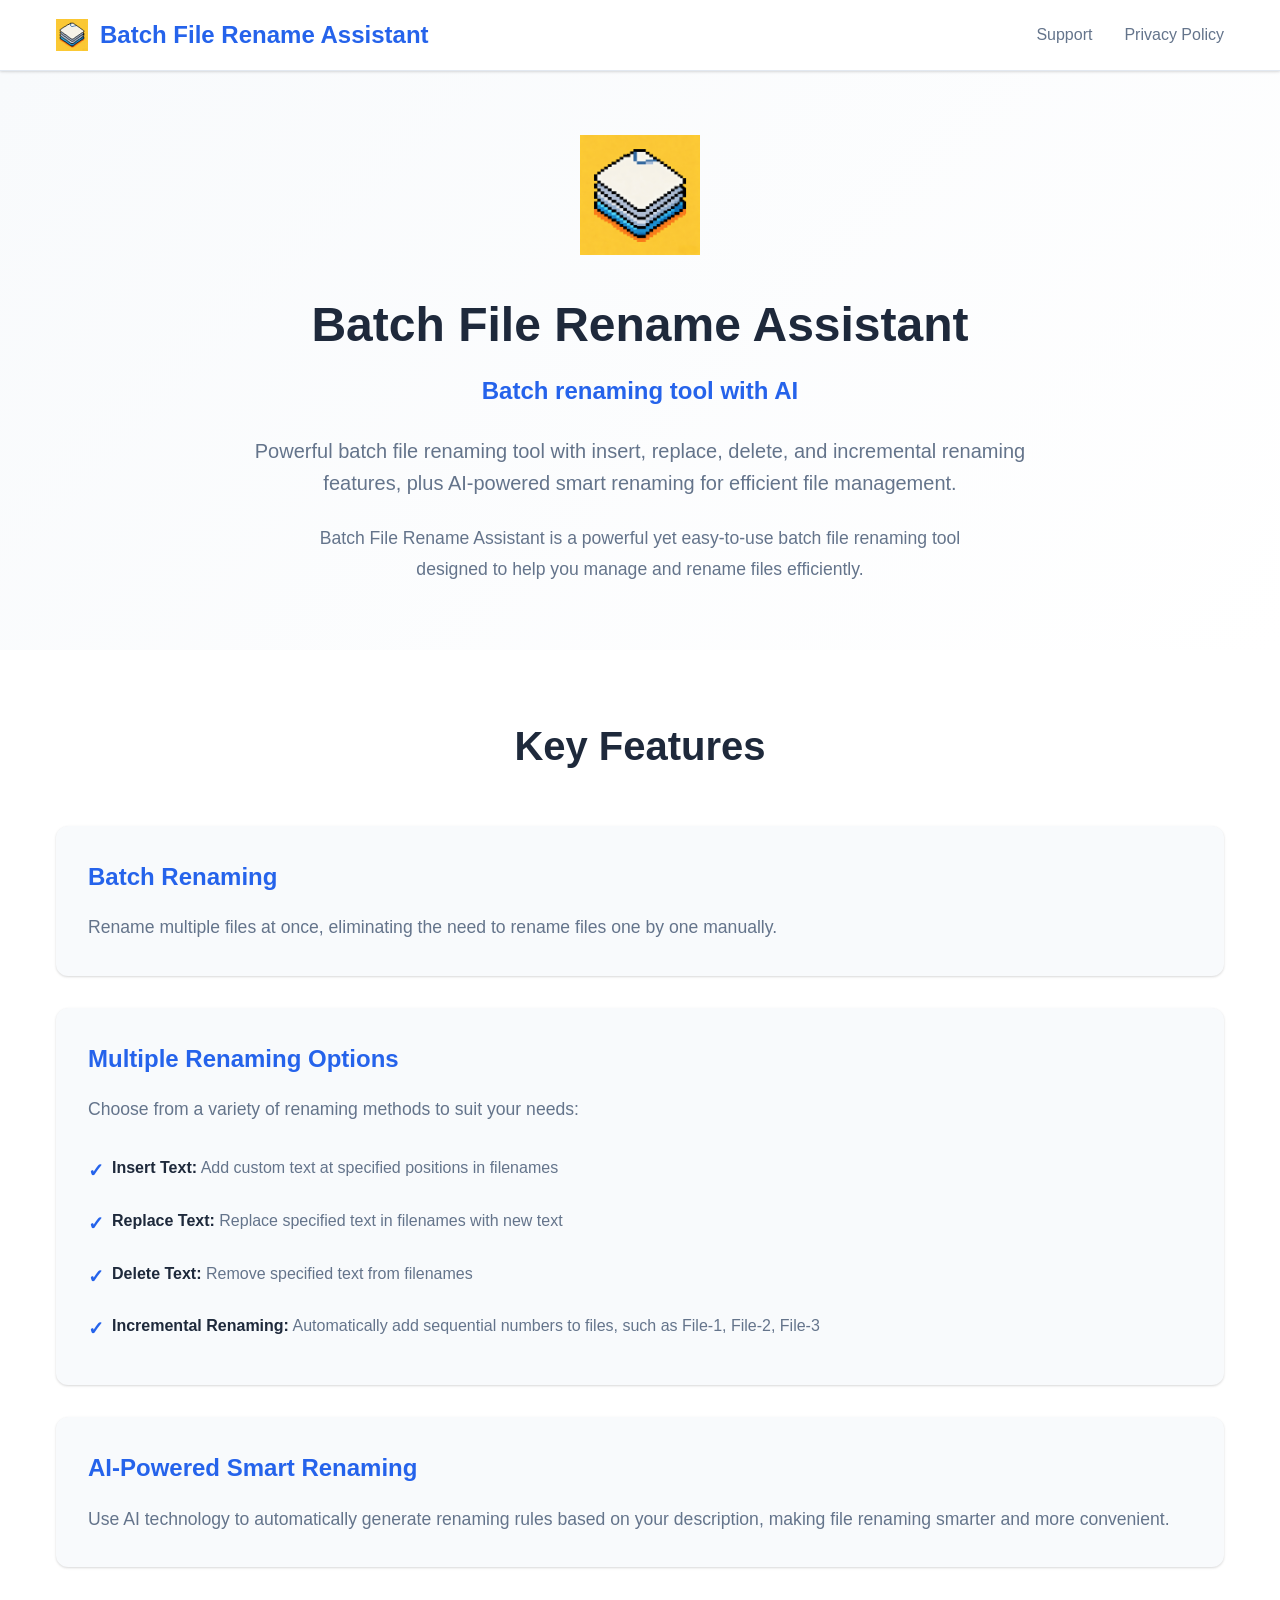
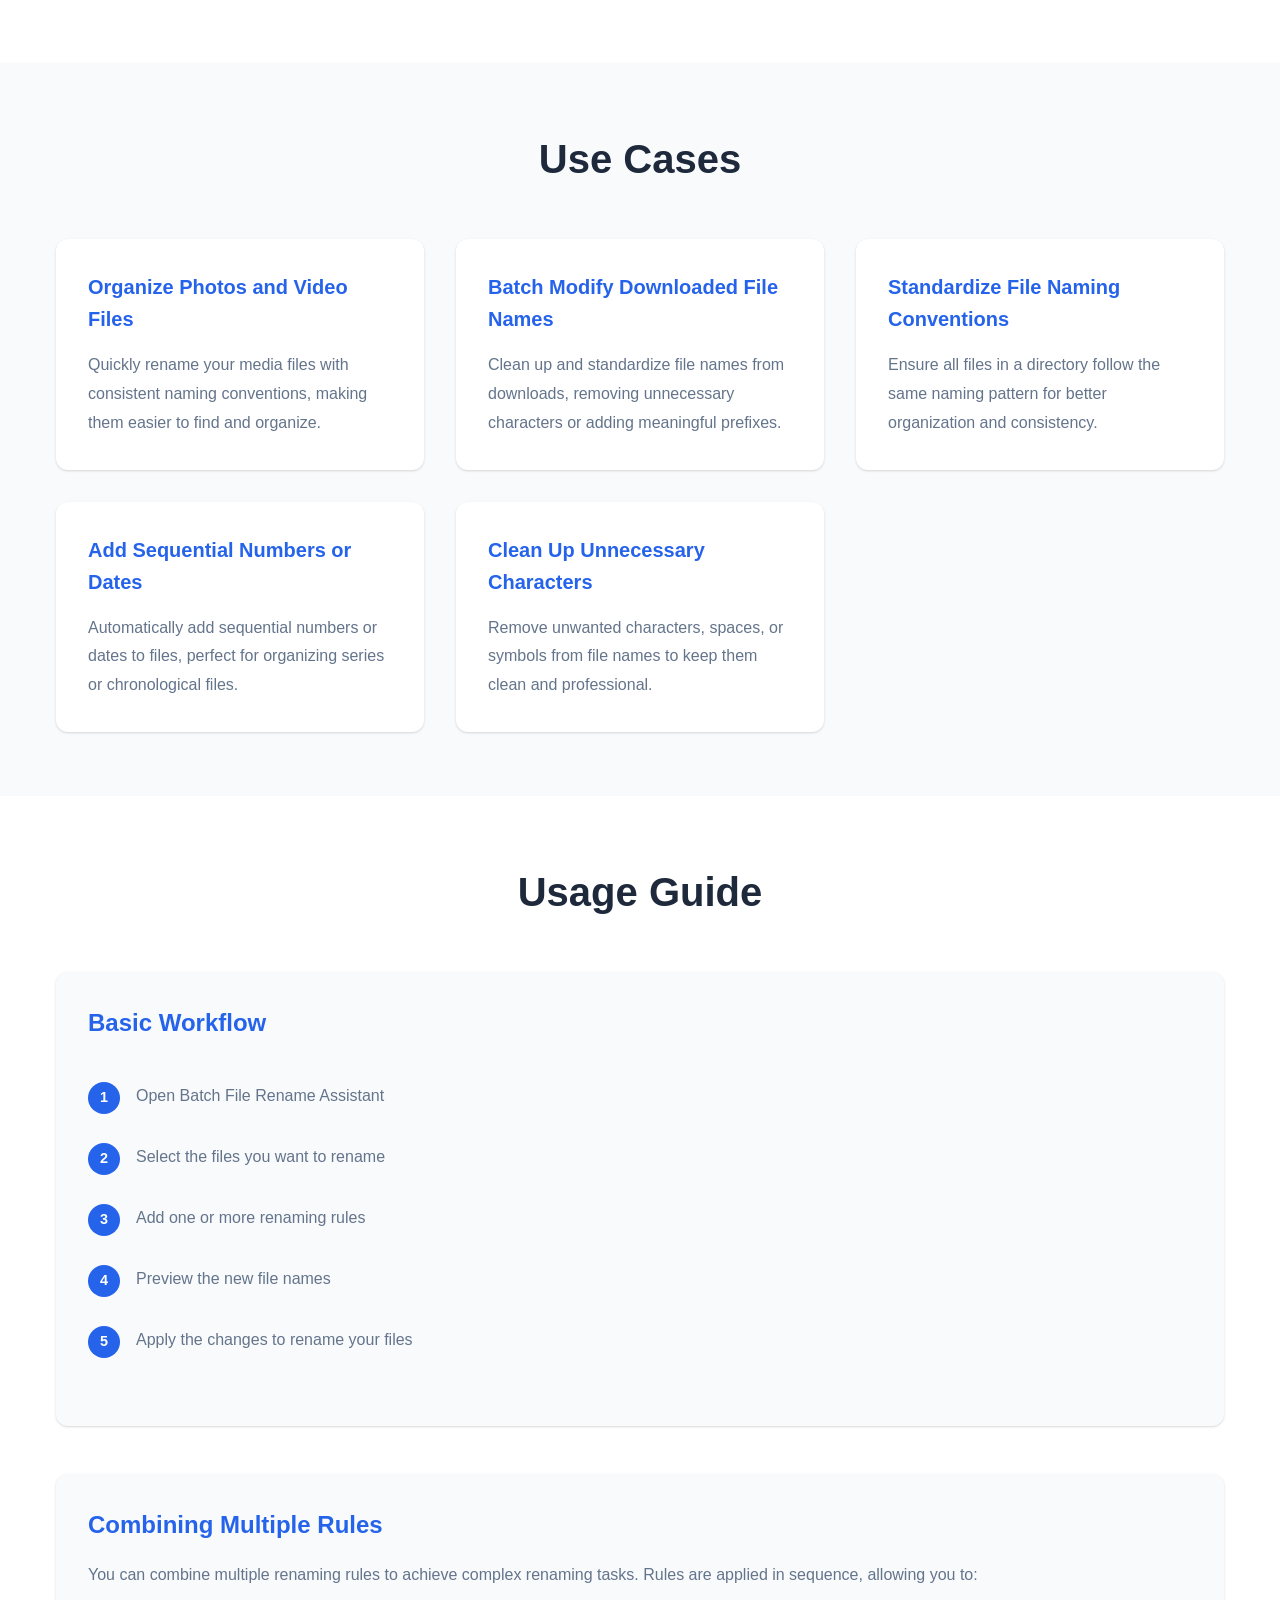
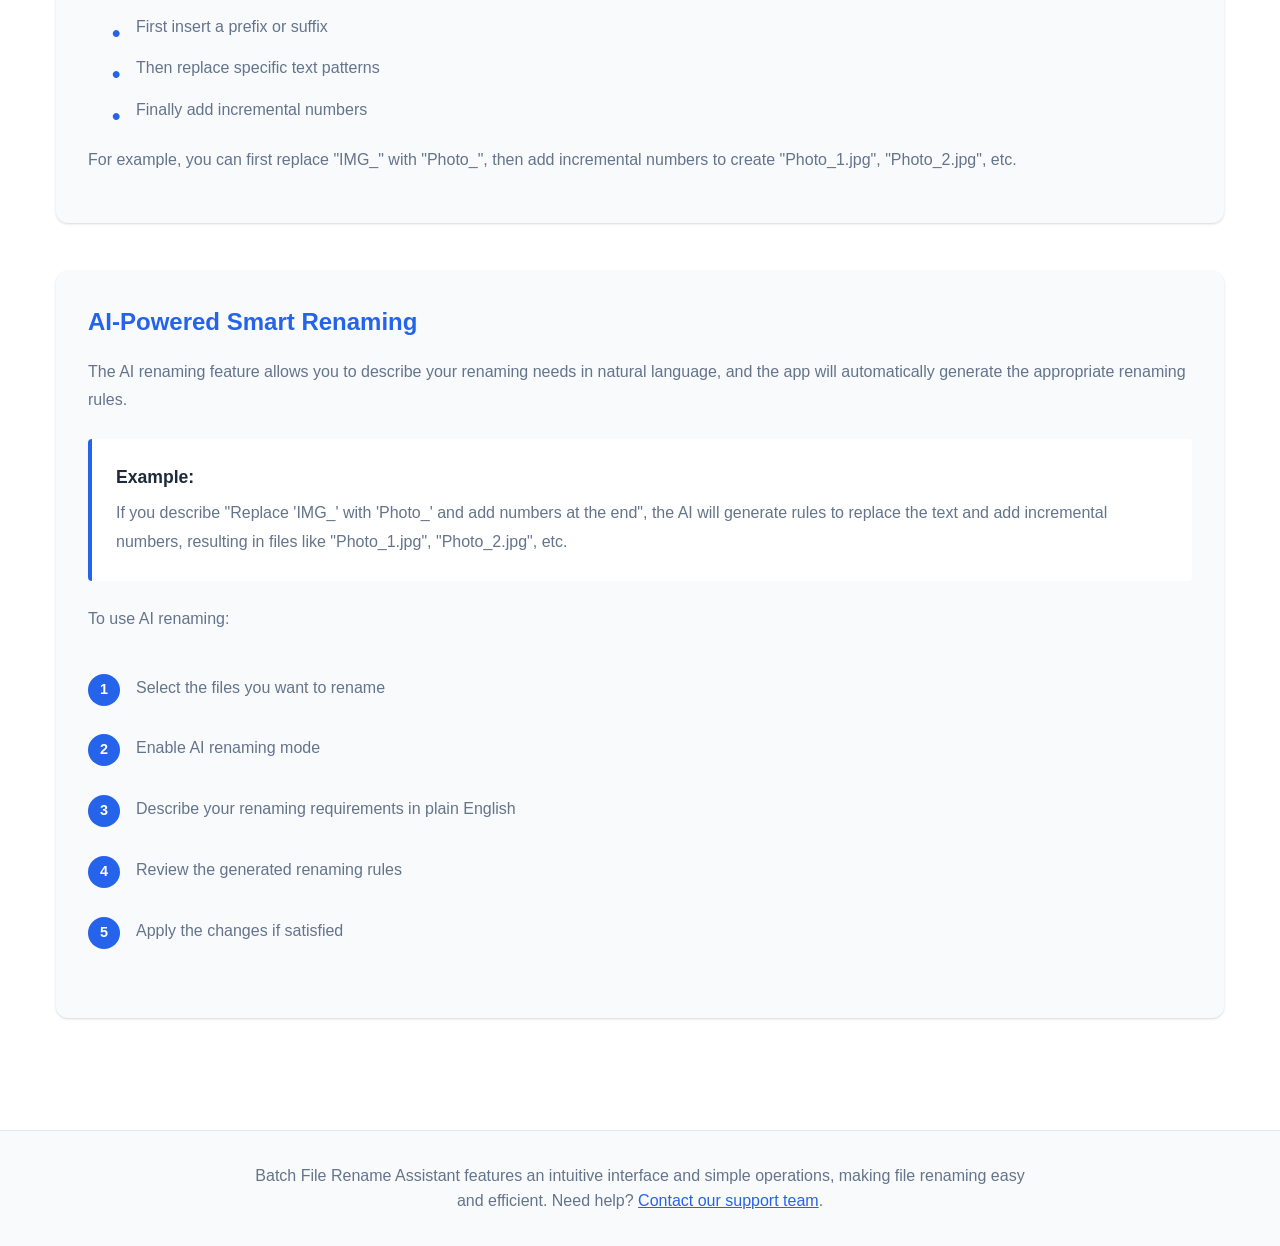
<file: website/index.html>
<!DOCTYPE html>
<html lang="en">

<head>
    <meta charset="UTF-8">
    <meta name="viewport" content="width=device-width, initial-scale=1.0">
    <meta name="description"
        content="Batch File Rename Assistant - Powerful batch file renaming tool with AI-powered smart renaming features">
    <title>Batch File Rename Assistant - Support & Documentation</title>
    <link rel="icon" type="image/png" href="app-icon.png">
    <link rel="stylesheet" href="styles.css">
</head>

<body>
    <header>
        <nav class="navbar">
            <div class="container">
                <h1 class="logo">
                    <img src="app-icon.png" alt="Batch File Rename Assistant" class="logo-icon">
                    Batch File Rename Assistant
                </h1>
                <ul class="nav-links">
                    <li><a href="support.html">Support</a></li>
                    <li><a href="privacy-policy.html">Privacy Policy</a></li>
                </ul>
            </div>
        </nav>
    </header>

    <main>
        <section id="overview" class="hero">
            <div class="container">
                <img src="app-icon.png" alt="Batch File Rename Assistant" class="hero-icon">
                <h1 class="hero-title">Batch File Rename Assistant</h1>
                <p class="hero-subtitle">Batch renaming tool with AI</p>
                <p class="hero-description">
                    Powerful batch file renaming tool with insert, replace, delete, and incremental renaming features,
                    plus AI-powered smart renaming for efficient file management.
                </p>
                <p class="hero-intro">
                    Batch File Rename Assistant is a powerful yet easy-to-use batch file renaming tool designed to help
                    you manage and rename files efficiently.
                </p>
            </div>
        </section>

        <section id="features" class="features">
            <div class="container">
                <h2>Key Features</h2>

                <div class="feature-card">
                    <h3>Batch Renaming</h3>
                    <p>Rename multiple files at once, eliminating the need to rename files one by one manually.</p>
                </div>

                <div class="feature-card">
                    <h3>Multiple Renaming Options</h3>
                    <p>Choose from a variety of renaming methods to suit your needs:</p>
                    <ul class="feature-list">
                        <li><strong>Insert Text:</strong> Add custom text at specified positions in filenames</li>
                        <li><strong>Replace Text:</strong> Replace specified text in filenames with new text</li>
                        <li><strong>Delete Text:</strong> Remove specified text from filenames</li>
                        <li><strong>Incremental Renaming:</strong> Automatically add sequential numbers to files, such
                            as File-1, File-2, File-3</li>
                    </ul>
                </div>

                <div class="feature-card">
                    <h3>AI-Powered Smart Renaming</h3>
                    <p>Use AI technology to automatically generate renaming rules based on your description, making file
                        renaming smarter and more convenient.</p>
                </div>
            </div>
        </section>

        <section id="use-cases" class="use-cases">
            <div class="container">
                <h2>Use Cases</h2>
                <div class="use-cases-grid">
                    <div class="use-case-card">
                        <h3>Organize Photos and Video Files</h3>
                        <p>Quickly rename your media files with consistent naming conventions, making them easier to
                            find and organize.</p>
                    </div>
                    <div class="use-case-card">
                        <h3>Batch Modify Downloaded File Names</h3>
                        <p>Clean up and standardize file names from downloads, removing unnecessary characters or adding
                            meaningful prefixes.</p>
                    </div>
                    <div class="use-case-card">
                        <h3>Standardize File Naming Conventions</h3>
                        <p>Ensure all files in a directory follow the same naming pattern for better organization and
                            consistency.</p>
                    </div>
                    <div class="use-case-card">
                        <h3>Add Sequential Numbers or Dates</h3>
                        <p>Automatically add sequential numbers or dates to files, perfect for organizing series or
                            chronological files.</p>
                    </div>
                    <div class="use-case-card">
                        <h3>Clean Up Unnecessary Characters</h3>
                        <p>Remove unwanted characters, spaces, or symbols from file names to keep them clean and
                            professional.</p>
                    </div>
                </div>
            </div>
        </section>

        <section id="usage" class="usage">
            <div class="container">
                <h2>Usage Guide</h2>

                <div class="usage-section">
                    <h3>Basic Workflow</h3>
                    <ol class="usage-steps">
                        <li>Open Batch File Rename Assistant</li>
                        <li>Select the files you want to rename</li>
                        <li>Add one or more renaming rules</li>
                        <li>Preview the new file names</li>
                        <li>Apply the changes to rename your files</li>
                    </ol>
                </div>

                <div class="usage-section">
                    <h3>Combining Multiple Rules</h3>
                    <p>You can combine multiple renaming rules to achieve complex renaming tasks. Rules are applied in
                        sequence, allowing you to:</p>
                    <ul class="usage-list">
                        <li>First insert a prefix or suffix</li>
                        <li>Then replace specific text patterns</li>
                        <li>Finally add incremental numbers</li>
                    </ul>
                    <p>For example, you can first replace "IMG_" with "Photo_", then add incremental numbers to create
                        "Photo_1.jpg", "Photo_2.jpg", etc.</p>
                </div>

                <div class="usage-section">
                    <h3>AI-Powered Smart Renaming</h3>
                    <p>The AI renaming feature allows you to describe your renaming needs in natural language, and the
                        app will automatically generate the appropriate renaming rules.</p>
                    <div class="usage-example">
                        <h4>Example:</h4>
                        <p>If you describe "Replace 'IMG_' with 'Photo_' and add numbers at the end", the AI will
                            generate rules to replace the text and add incremental numbers, resulting in files like
                            "Photo_1.jpg", "Photo_2.jpg", etc.</p>
                    </div>
                    <p>To use AI renaming:</p>
                    <ol class="usage-steps">
                        <li>Select the files you want to rename</li>
                        <li>Enable AI renaming mode</li>
                        <li>Describe your renaming requirements in plain English</li>
                        <li>Review the generated renaming rules</li>
                        <li>Apply the changes if satisfied</li>
                    </ol>
                </div>
            </div>
        </section>
    </main>

    <footer>
        <div class="container">
            <p>Batch File Rename Assistant features an intuitive interface and simple operations, making file renaming
                easy and efficient. Need help? <a href="support.html" style="color: var(--primary-color);">Contact our
                    support team</a>.</p>
        </div>
    </footer>

    <script>
        // Smooth scrolling for anchor links
        document.querySelectorAll('a[href^="#"]').forEach(anchor => {
            anchor.addEventListener('click', function (e) {
                e.preventDefault();
                const target = document.querySelector(this.getAttribute('href'));
                if (target) {
                    target.scrollIntoView({
                        behavior: 'smooth',
                        block: 'start'
                    });
                }
            });
        });

        // Highlight active navigation item on scroll
        const sections = document.querySelectorAll('section[id]');
        const navLinks = document.querySelectorAll('.nav-links a');

        window.addEventListener('scroll', () => {
            let current = '';
            sections.forEach(section => {
                const sectionTop = section.offsetTop;
                const sectionHeight = section.clientHeight;
                if (window.pageYOffset >= sectionTop - 200) {
                    current = section.getAttribute('id');
                }
            });

            navLinks.forEach(link => {
                link.classList.remove('active');
                if (link.getAttribute('href') === `#${current}`) {
                    link.classList.add('active');
                }
            });
        });
    </script>
</body>

</html>
</file>
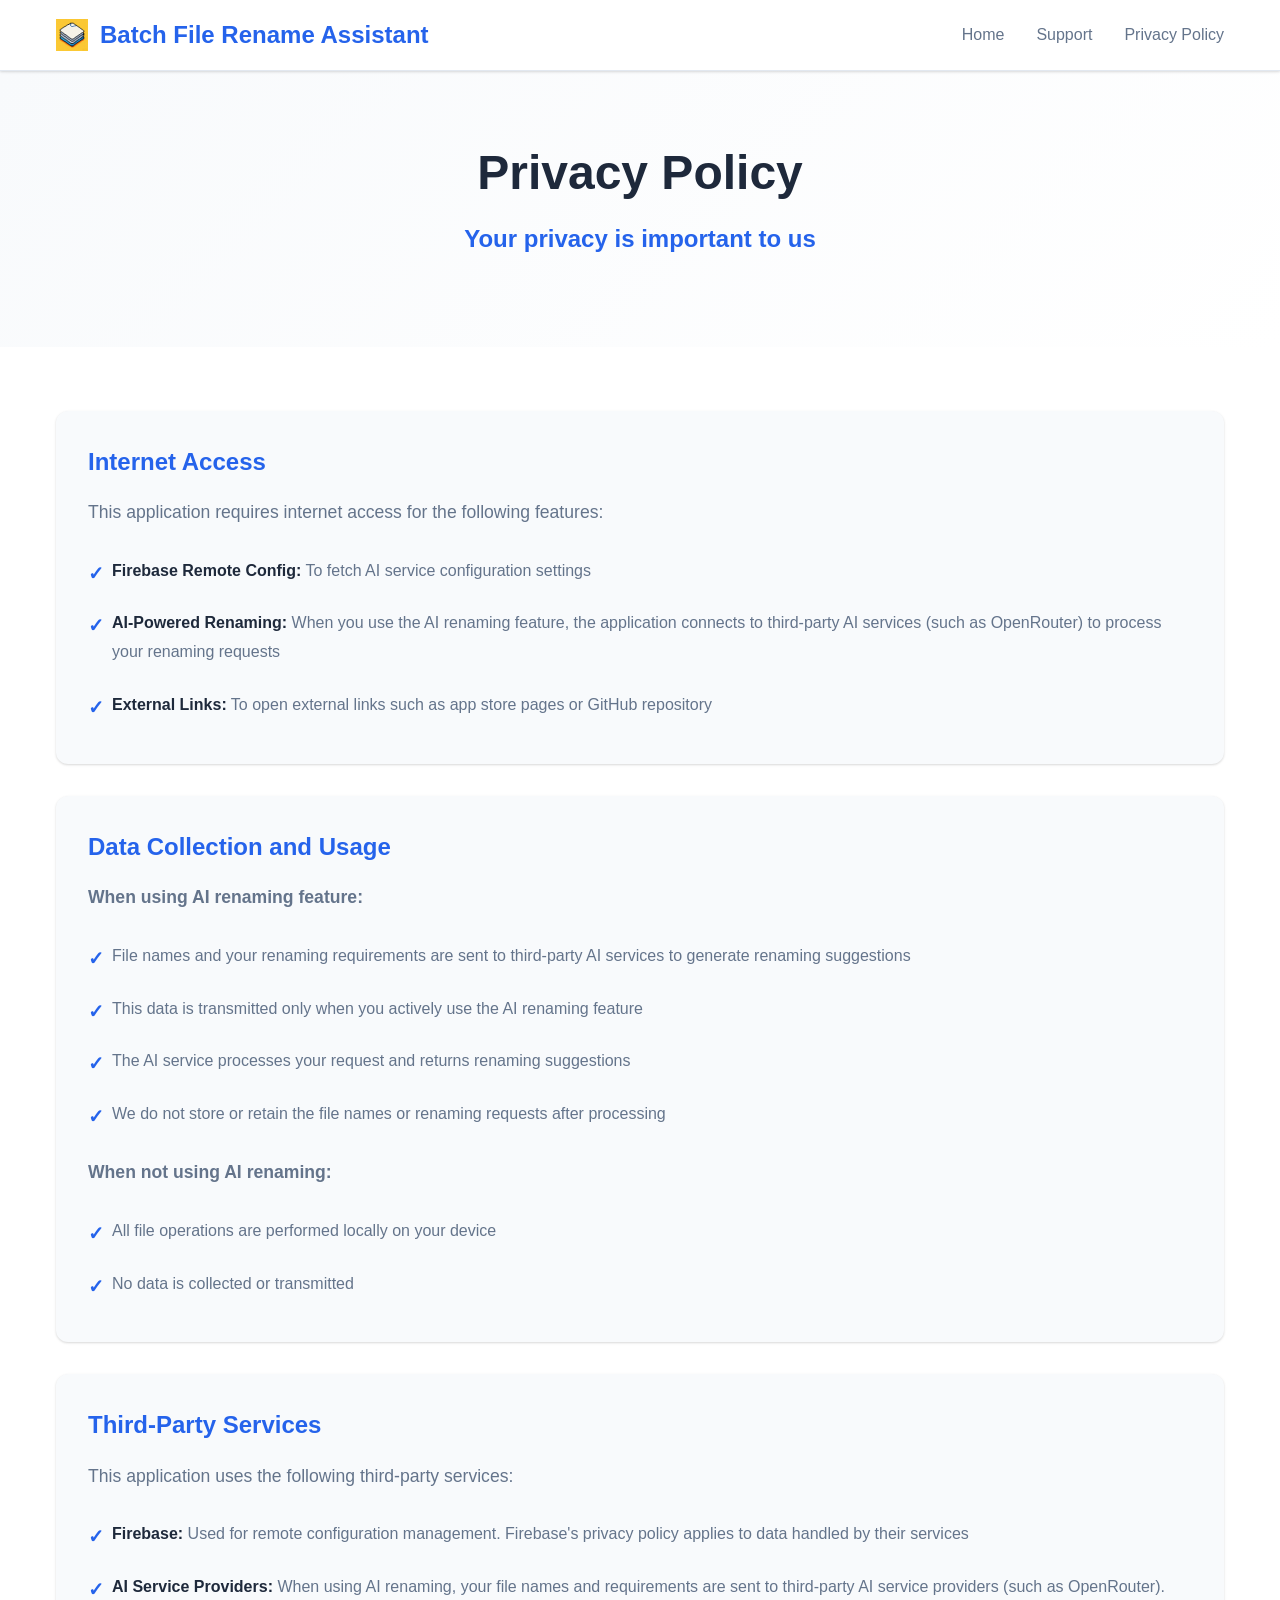
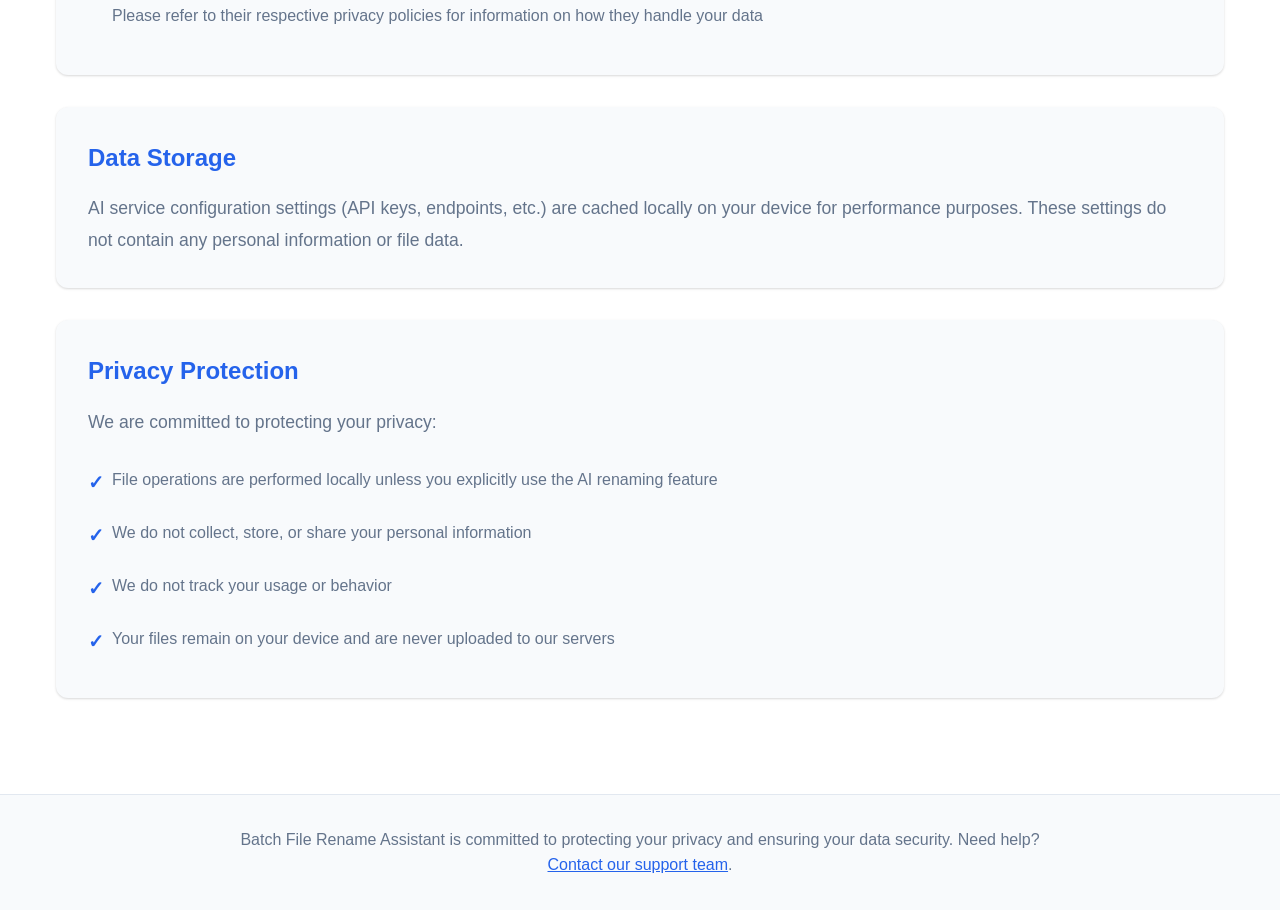
<file: website/privacy-policy.html>
<!DOCTYPE html>
<html lang="en">

<head>
    <meta charset="UTF-8">
    <meta name="viewport" content="width=device-width, initial-scale=1.0">
    <meta name="description"
        content="Batch File Rename Assistant - Privacy Policy - Learn how we handle your data and privacy">
    <title>Privacy Policy - Batch File Rename Assistant</title>
    <link rel="icon" type="image/png" href="app-icon.png">
    <link rel="stylesheet" href="styles.css">
</head>

<body>
    <header>
        <nav class="navbar">
            <div class="container">
                <h1 class="logo">
                    <img src="app-icon.png" alt="Batch File Rename Assistant" class="logo-icon">
                    Batch File Rename Assistant
                </h1>
                <ul class="nav-links">
                    <li><a href="index.html">Home</a></li>
                    <li><a href="support.html">Support</a></li>
                    <li><a href="privacy-policy.html">Privacy Policy</a></li>
                </ul>
            </div>
        </nav>
    </header>

    <main>
        <section class="hero">
            <div class="container">
                <h1 class="hero-title">Privacy Policy</h1>
                <p class="hero-subtitle">Your privacy is important to us</p>
            </div>
        </section>

        <section class="features">
            <div class="container">
                <div class="feature-card">
                    <h3>Internet Access</h3>
                    <p>This application requires internet access for the following features:</p>
                    <ul class="feature-list">
                        <li><strong>Firebase Remote Config:</strong> To fetch AI service configuration settings</li>
                        <li><strong>AI-Powered Renaming:</strong> When you use the AI renaming feature, the application
                            connects to third-party AI services (such as OpenRouter) to process your renaming requests
                        </li>
                        <li><strong>External Links:</strong> To open external links such as app store pages or GitHub
                            repository</li>
                    </ul>
                </div>

                <div class="feature-card">
                    <h3>Data Collection and Usage</h3>
                    <p><strong>When using AI renaming feature:</strong></p>
                    <ul class="feature-list">
                        <li>File names and your renaming requirements are sent to third-party AI services to generate
                            renaming suggestions</li>
                        <li>This data is transmitted only when you actively use the AI renaming feature</li>
                        <li>The AI service processes your request and returns renaming suggestions</li>
                        <li>We do not store or retain the file names or renaming requests after processing</li>
                    </ul>
                    <p style="margin-top: 1rem;"><strong>When not using AI renaming:</strong></p>
                    <ul class="feature-list">
                        <li>All file operations are performed locally on your device</li>
                        <li>No data is collected or transmitted</li>
                    </ul>
                </div>

                <div class="feature-card">
                    <h3>Third-Party Services</h3>
                    <p>This application uses the following third-party services:</p>
                    <ul class="feature-list">
                        <li><strong>Firebase:</strong> Used for remote configuration management. Firebase's privacy
                            policy
                            applies to data handled by their services</li>
                        <li><strong>AI Service Providers:</strong> When using AI renaming, your file names and
                            requirements are sent to third-party AI service providers (such as OpenRouter). Please refer
                            to their respective privacy policies for information on how they handle your data</li>
                    </ul>
                </div>

                <div class="feature-card">
                    <h3>Data Storage</h3>
                    <p>AI service configuration settings (API keys, endpoints, etc.) are cached locally on your device
                        for performance purposes. These settings do not contain any personal information or file data.
                    </p>
                </div>

                <div class="feature-card">
                    <h3>Privacy Protection</h3>
                    <p>We are committed to protecting your privacy:</p>
                    <ul class="feature-list">
                        <li>File operations are performed locally unless you explicitly use the AI renaming feature</li>
                        <li>We do not collect, store, or share your personal information</li>
                        <li>We do not track your usage or behavior</li>
                        <li>Your files remain on your device and are never uploaded to our servers</li>
                    </ul>
                </div>
            </div>
        </section>
    </main>

    <footer>
        <div class="container">
            <p>Batch File Rename Assistant is committed to protecting your privacy and ensuring your data security. Need
                help? <a href="support.html" style="color: var(--primary-color);">Contact our support team</a>.</p>
        </div>
    </footer>

    <script>
        // Smooth scrolling for anchor links
        document.querySelectorAll('a[href^="#"]').forEach(anchor => {
            anchor.addEventListener('click', function (e) {
                e.preventDefault();
                const target = document.querySelector(this.getAttribute('href'));
                if (target) {
                    target.scrollIntoView({
                        behavior: 'smooth',
                        block: 'start'
                    });
                }
            });
        });
    </script>
</body>

</html>
</file>
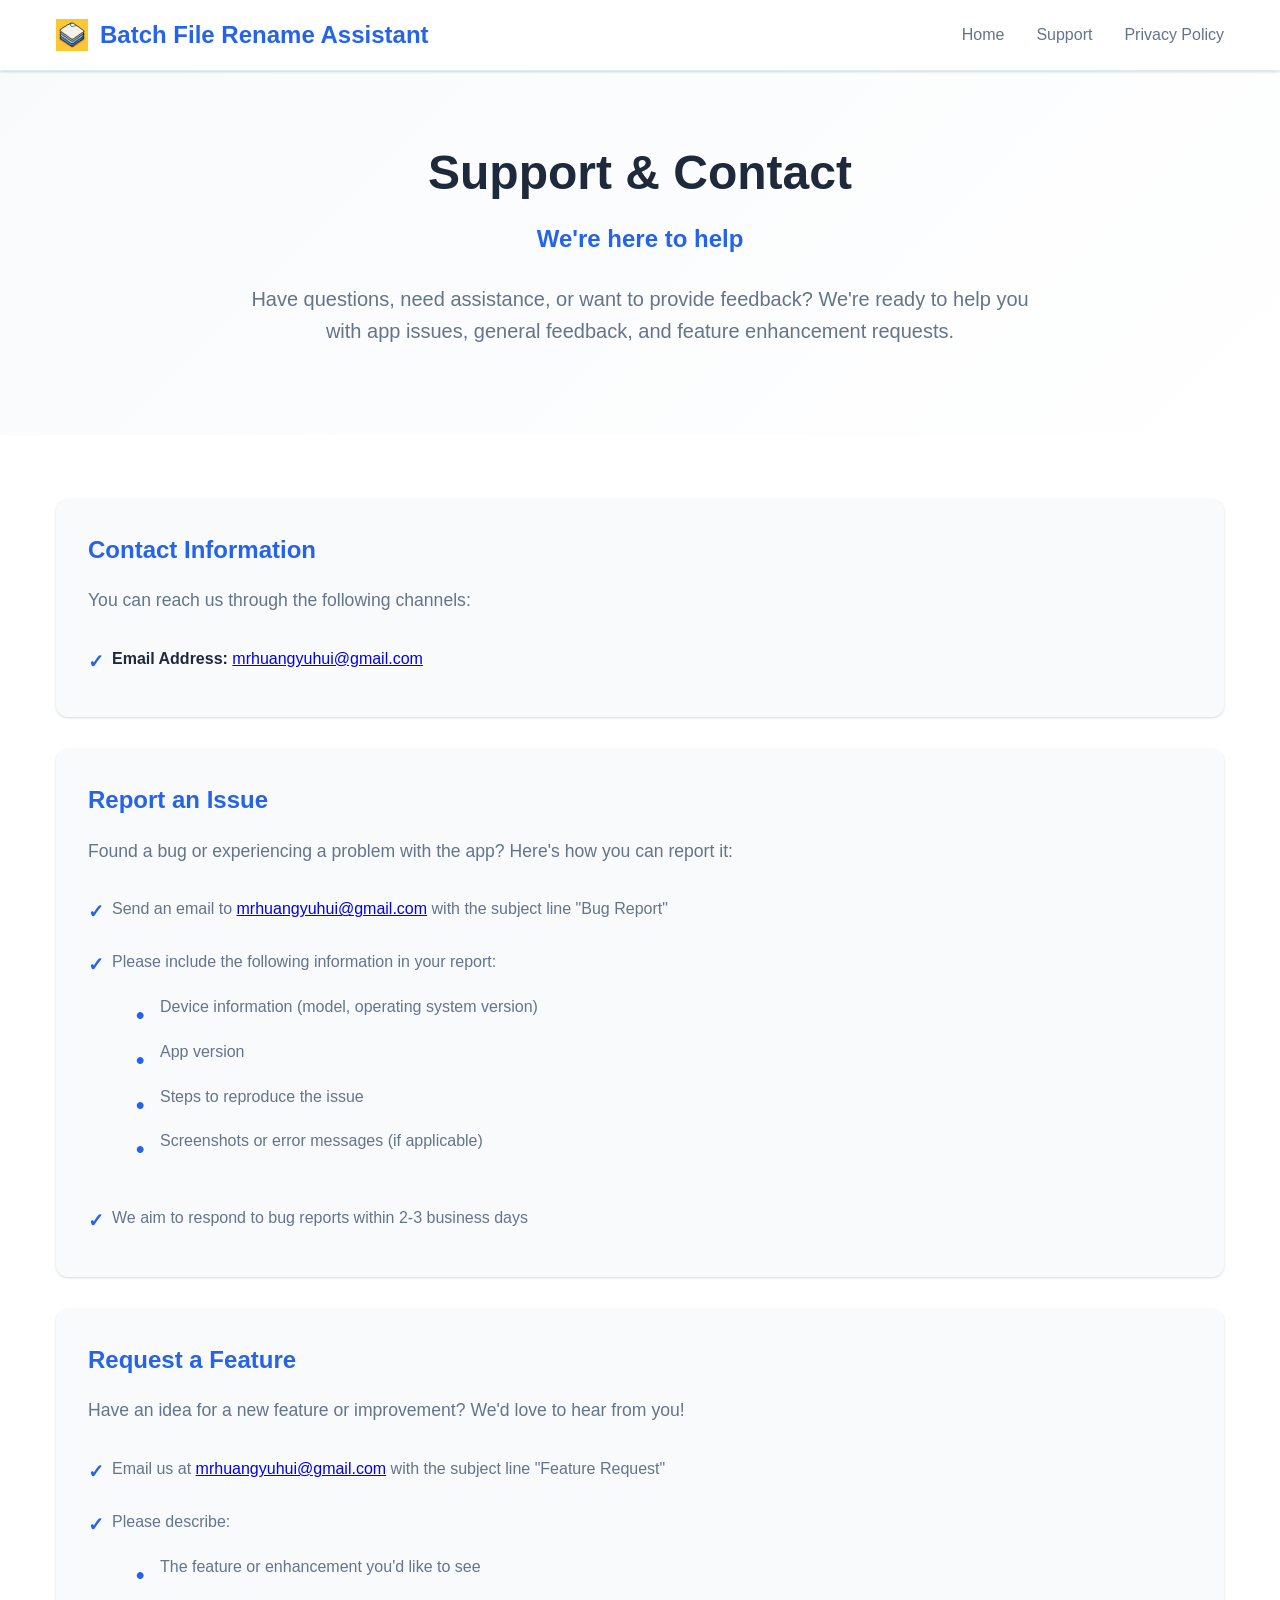
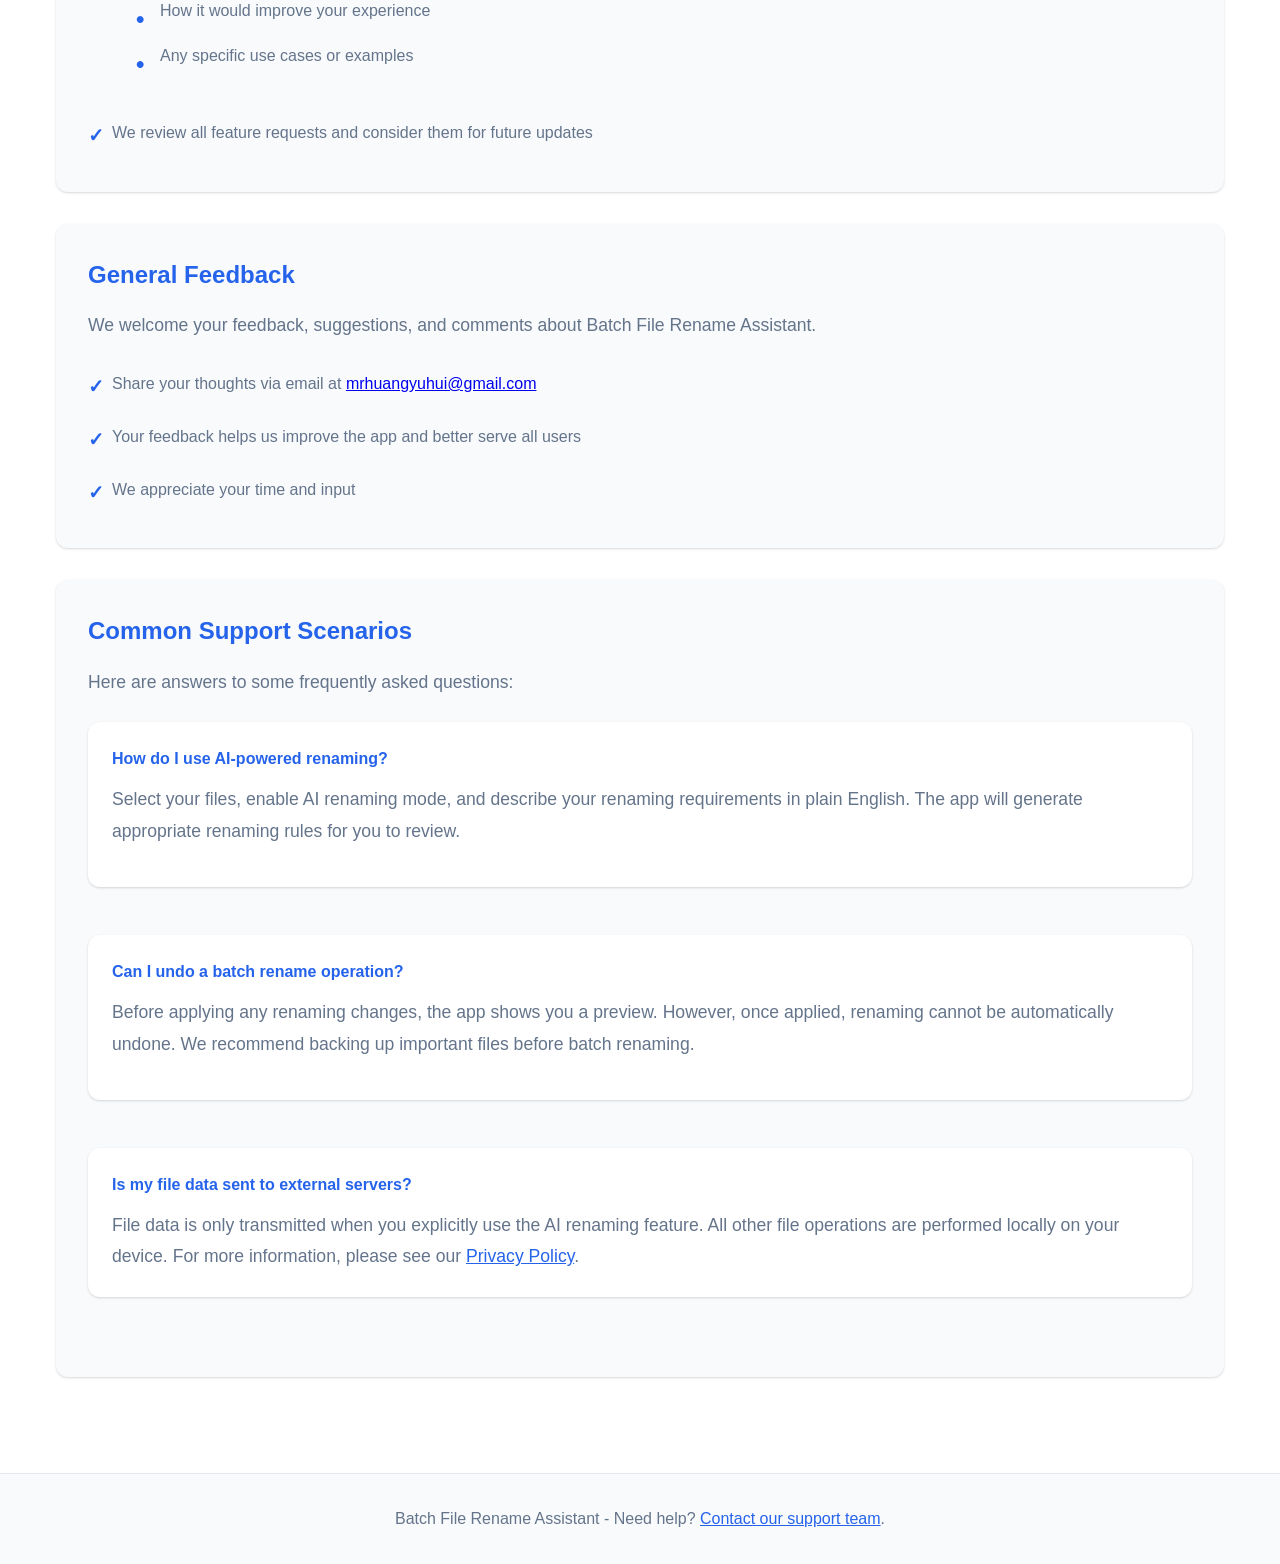
<file: website/support.html>
<!DOCTYPE html>
<html lang="en">

<head>
    <meta charset="UTF-8">
    <meta name="viewport" content="width=device-width, initial-scale=1.0">
    <meta name="description"
        content="Batch File Rename Assistant - Support & Contact - Get help, report issues, and request features">
    <title>Support & Contact - Batch File Rename Assistant</title>
    <link rel="icon" type="image/png" href="app-icon.png">
    <link rel="stylesheet" href="styles.css">
</head>

<body>
    <header>
        <nav class="navbar">
            <div class="container">
                <h1 class="logo">
                    <img src="app-icon.png" alt="Batch File Rename Assistant" class="logo-icon">
                    Batch File Rename Assistant
                </h1>
                <ul class="nav-links">
                    <li><a href="index.html">Home</a></li>
                    <li><a href="support.html">Support</a></li>
                    <li><a href="privacy-policy.html">Privacy Policy</a></li>
                </ul>
            </div>
        </nav>
    </header>

    <main>
        <section class="hero">
            <div class="container">
                <h1 class="hero-title">Support & Contact</h1>
                <p class="hero-subtitle">We're here to help</p>
                <p class="hero-description">
                    Have questions, need assistance, or want to provide feedback? We're ready to help you with app issues,
                    general feedback, and feature enhancement requests.
                </p>
            </div>
        </section>

        <section class="features">
            <div class="container">
                <div class="feature-card">
                    <h3>Contact Information</h3>
                    <p>You can reach us through the following channels:</p>
                    <ul class="feature-list">
                        <li><strong>Email Address:</strong> <a href="mailto:mrhuangyuhui@gmail.com">mrhuangyuhui@gmail.com</a></li>
                    </ul>
                </div>

                <div class="feature-card">
                    <h3>Report an Issue</h3>
                    <p>Found a bug or experiencing a problem with the app? Here's how you can report it:</p>
                    <ul class="feature-list">
                        <li>Send an email to <a href="mailto:mrhuangyuhui@gmail.com">mrhuangyuhui@gmail.com</a> with the subject line "Bug Report"</li>
                        <li>Please include the following information in your report:
                            <ul class="usage-list" style="margin-top: 0.5rem;">
                                <li>Device information (model, operating system version)</li>
                                <li>App version</li>
                                <li>Steps to reproduce the issue</li>
                                <li>Screenshots or error messages (if applicable)</li>
                            </ul>
                        </li>
                        <li>We aim to respond to bug reports within 2-3 business days</li>
                    </ul>
                </div>

                <div class="feature-card">
                    <h3>Request a Feature</h3>
                    <p>Have an idea for a new feature or improvement? We'd love to hear from you!</p>
                    <ul class="feature-list">
                        <li>Email us at <a href="mailto:mrhuangyuhui@gmail.com">mrhuangyuhui@gmail.com</a> with the subject line "Feature Request"</li>
                        <li>Please describe:
                            <ul class="usage-list" style="margin-top: 0.5rem;">
                                <li>The feature or enhancement you'd like to see</li>
                                <li>How it would improve your experience</li>
                                <li>Any specific use cases or examples</li>
                            </ul>
                        </li>
                        <li>We review all feature requests and consider them for future updates</li>
                    </ul>
                </div>

                <div class="feature-card">
                    <h3>General Feedback</h3>
                    <p>We welcome your feedback, suggestions, and comments about Batch File Rename Assistant.</p>
                    <ul class="feature-list">
                        <li>Share your thoughts via email at <a href="mailto:mrhuangyuhui@gmail.com">mrhuangyuhui@gmail.com</a></li>
                        <li>Your feedback helps us improve the app and better serve all users</li>
                        <li>We appreciate your time and input</li>
                    </ul>
                </div>

                <div class="feature-card">
                    <h3>Common Support Scenarios</h3>
                    <p>Here are answers to some frequently asked questions:</p>
                    <div class="usage-section" style="margin-top: 1.5rem; padding: 1.5rem; background-color: var(--background);">
                        <h4 style="color: var(--primary-color); margin-bottom: 0.75rem;">How do I use AI-powered renaming?</h4>
                        <p style="margin-bottom: 1rem;">Select your files, enable AI renaming mode, and describe your renaming requirements in plain English. The app will generate appropriate renaming rules for you to review.</p>
                    </div>
                    <div class="usage-section" style="margin-top: 1rem; padding: 1.5rem; background-color: var(--background);">
                        <h4 style="color: var(--primary-color); margin-bottom: 0.75rem;">Can I undo a batch rename operation?</h4>
                        <p style="margin-bottom: 1rem;">Before applying any renaming changes, the app shows you a preview. However, once applied, renaming cannot be automatically undone. We recommend backing up important files before batch renaming.</p>
                    </div>
                    <div class="usage-section" style="margin-top: 1rem; padding: 1.5rem; background-color: var(--background);">
                        <h4 style="color: var(--primary-color); margin-bottom: 0.75rem;">Is my file data sent to external servers?</h4>
                        <p style="margin-bottom: 0;">File data is only transmitted when you explicitly use the AI renaming feature. All other file operations are performed locally on your device. For more information, please see our <a href="privacy-policy.html" style="color: var(--primary-color);">Privacy Policy</a>.</p>
                    </div>
                </div>
            </div>
        </section>
    </main>

    <footer>
        <div class="container">
            <p>Batch File Rename Assistant - Need help? <a href="support.html" style="color: var(--primary-color);">Contact our support team</a>.</p>
        </div>
    </footer>

    <script>
        // Smooth scrolling for anchor links
        document.querySelectorAll('a[href^="#"]').forEach(anchor => {
            anchor.addEventListener('click', function (e) {
                e.preventDefault();
                const target = document.querySelector(this.getAttribute('href'));
                if (target) {
                    target.scrollIntoView({
                        behavior: 'smooth',
                        block: 'start'
                    });
                }
            });
        });
    </script>
</body>

</html>
</file>
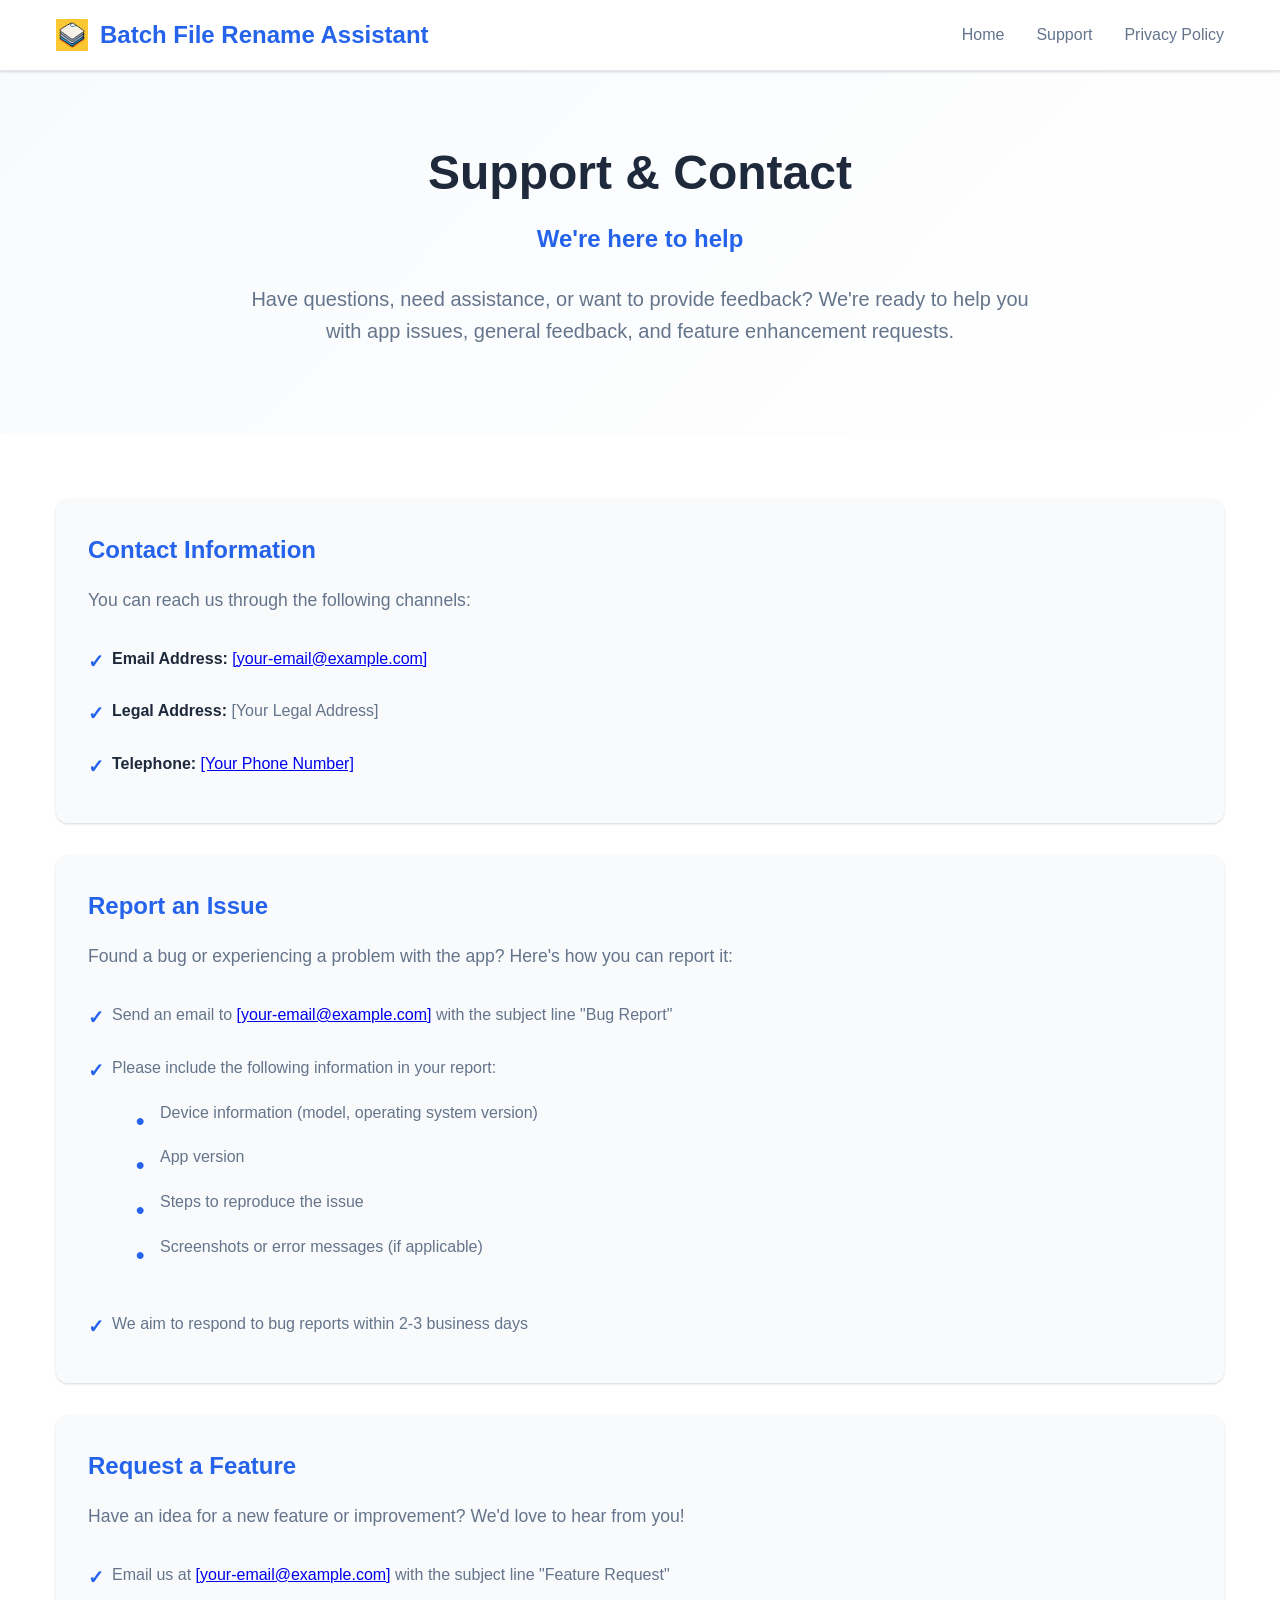
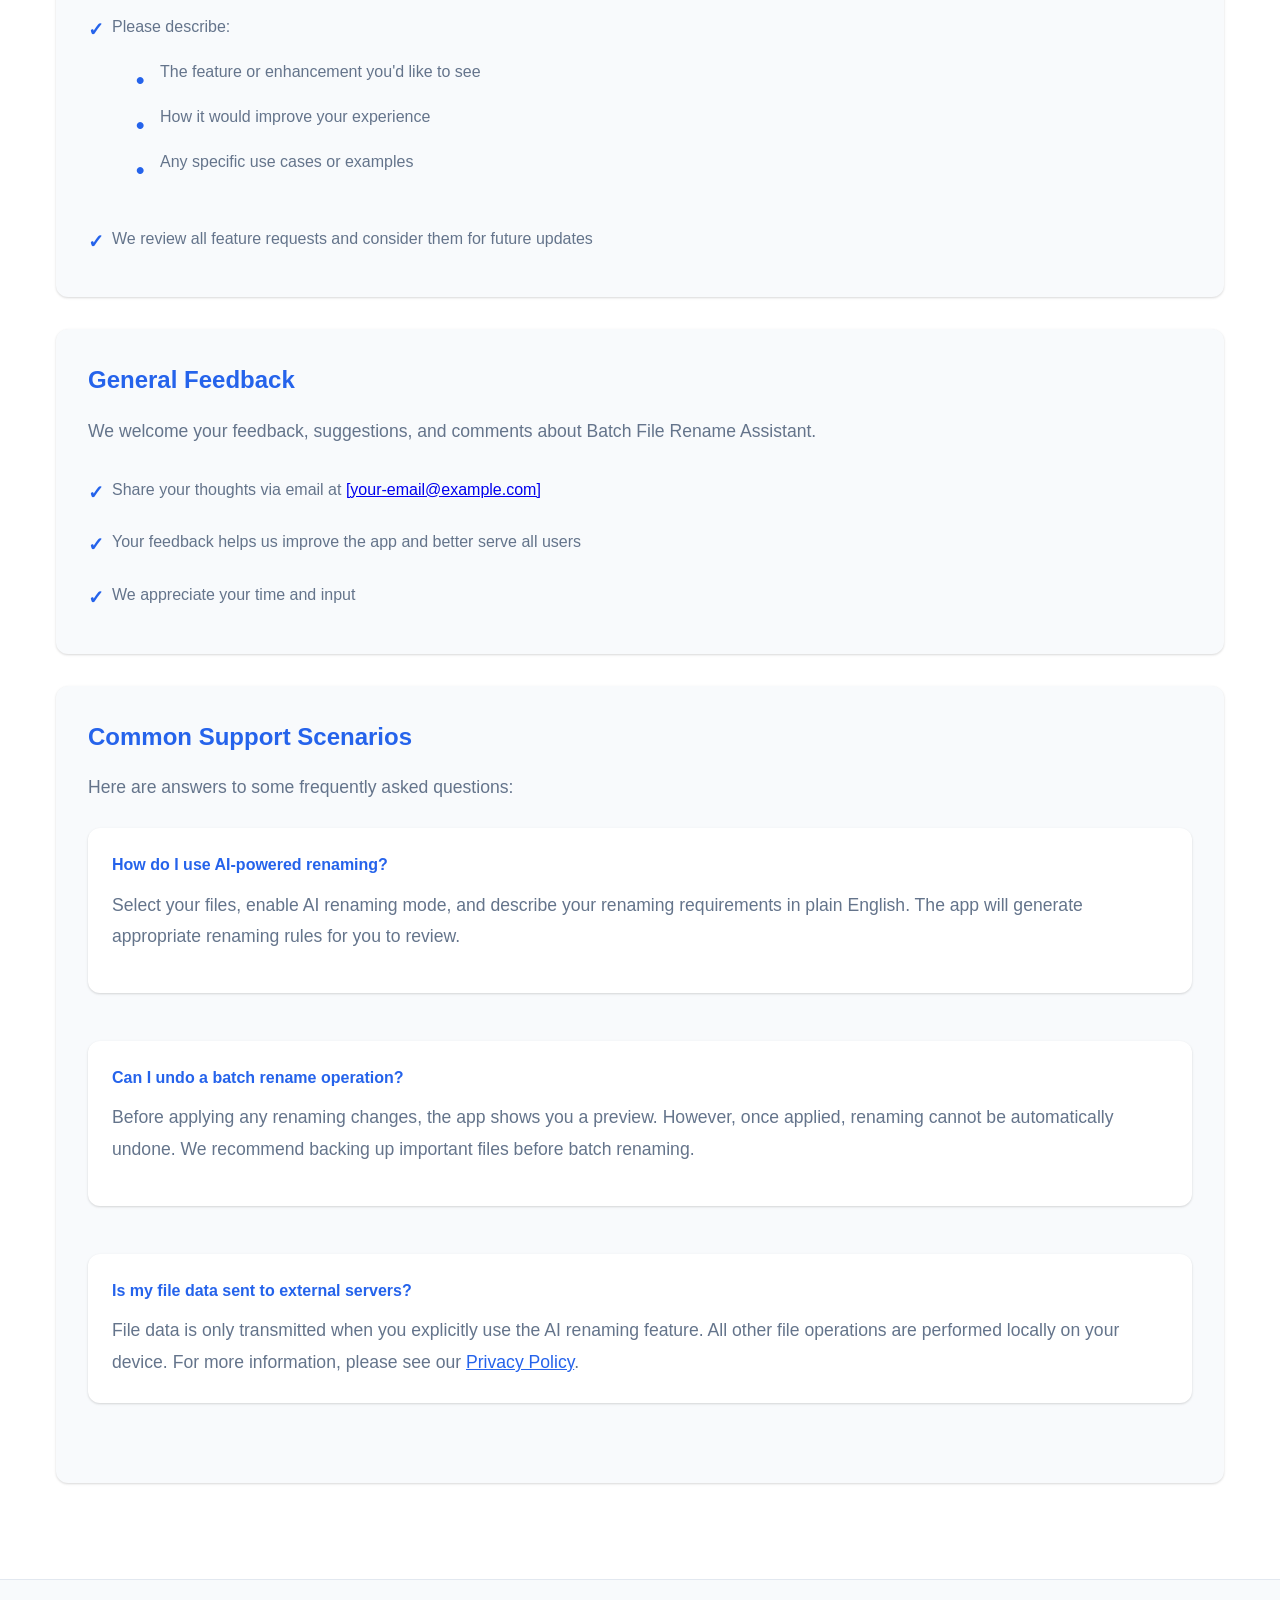
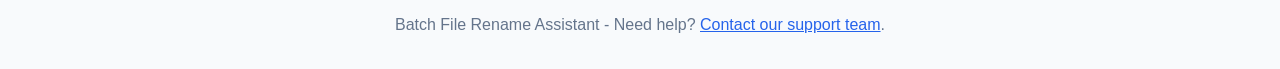
<file: docs/web/support.html>
<!DOCTYPE html>
<html lang="en">

<head>
    <meta charset="UTF-8">
    <meta name="viewport" content="width=device-width, initial-scale=1.0">
    <meta name="description"
        content="Batch File Rename Assistant - Support & Contact - Get help, report issues, and request features">
    <title>Support & Contact - Batch File Rename Assistant</title>
    <link rel="icon" type="image/png" href="app-icon.png">
    <link rel="stylesheet" href="styles.css">
</head>

<body>
    <header>
        <nav class="navbar">
            <div class="container">
                <h1 class="logo">
                    <img src="app-icon.png" alt="Batch File Rename Assistant" class="logo-icon">
                    Batch File Rename Assistant
                </h1>
                <ul class="nav-links">
                    <li><a href="index.html">Home</a></li>
                    <li><a href="support.html">Support</a></li>
                    <li><a href="privacy-policy.html">Privacy Policy</a></li>
                </ul>
            </div>
        </nav>
    </header>

    <main>
        <section class="hero">
            <div class="container">
                <h1 class="hero-title">Support & Contact</h1>
                <p class="hero-subtitle">We're here to help</p>
                <p class="hero-description">
                    Have questions, need assistance, or want to provide feedback? We're ready to help you with app issues,
                    general feedback, and feature enhancement requests.
                </p>
            </div>
        </section>

        <section class="features">
            <div class="container">
                <div class="feature-card">
                    <h3>Contact Information</h3>
                    <p>You can reach us through the following channels:</p>
                    <ul class="feature-list">
                        <li><strong>Email Address:</strong> <a href="mailto:[your-email@example.com]">[your-email@example.com]</a></li>
                        <li><strong>Legal Address:</strong> [Your Legal Address]</li>
                        <li><strong>Telephone:</strong> <a href="tel:[Your Phone Number]">[Your Phone Number]</a></li>
                    </ul>
                </div>

                <div class="feature-card">
                    <h3>Report an Issue</h3>
                    <p>Found a bug or experiencing a problem with the app? Here's how you can report it:</p>
                    <ul class="feature-list">
                        <li>Send an email to <a href="mailto:[your-email@example.com]">[your-email@example.com]</a> with the subject line "Bug Report"</li>
                        <li>Please include the following information in your report:
                            <ul class="usage-list" style="margin-top: 0.5rem;">
                                <li>Device information (model, operating system version)</li>
                                <li>App version</li>
                                <li>Steps to reproduce the issue</li>
                                <li>Screenshots or error messages (if applicable)</li>
                            </ul>
                        </li>
                        <li>We aim to respond to bug reports within 2-3 business days</li>
                    </ul>
                </div>

                <div class="feature-card">
                    <h3>Request a Feature</h3>
                    <p>Have an idea for a new feature or improvement? We'd love to hear from you!</p>
                    <ul class="feature-list">
                        <li>Email us at <a href="mailto:[your-email@example.com]">[your-email@example.com]</a> with the subject line "Feature Request"</li>
                        <li>Please describe:
                            <ul class="usage-list" style="margin-top: 0.5rem;">
                                <li>The feature or enhancement you'd like to see</li>
                                <li>How it would improve your experience</li>
                                <li>Any specific use cases or examples</li>
                            </ul>
                        </li>
                        <li>We review all feature requests and consider them for future updates</li>
                    </ul>
                </div>

                <div class="feature-card">
                    <h3>General Feedback</h3>
                    <p>We welcome your feedback, suggestions, and comments about Batch File Rename Assistant.</p>
                    <ul class="feature-list">
                        <li>Share your thoughts via email at <a href="mailto:[your-email@example.com]">[your-email@example.com]</a></li>
                        <li>Your feedback helps us improve the app and better serve all users</li>
                        <li>We appreciate your time and input</li>
                    </ul>
                </div>

                <div class="feature-card">
                    <h3>Common Support Scenarios</h3>
                    <p>Here are answers to some frequently asked questions:</p>
                    <div class="usage-section" style="margin-top: 1.5rem; padding: 1.5rem; background-color: var(--background);">
                        <h4 style="color: var(--primary-color); margin-bottom: 0.75rem;">How do I use AI-powered renaming?</h4>
                        <p style="margin-bottom: 1rem;">Select your files, enable AI renaming mode, and describe your renaming requirements in plain English. The app will generate appropriate renaming rules for you to review.</p>
                    </div>
                    <div class="usage-section" style="margin-top: 1rem; padding: 1.5rem; background-color: var(--background);">
                        <h4 style="color: var(--primary-color); margin-bottom: 0.75rem;">Can I undo a batch rename operation?</h4>
                        <p style="margin-bottom: 1rem;">Before applying any renaming changes, the app shows you a preview. However, once applied, renaming cannot be automatically undone. We recommend backing up important files before batch renaming.</p>
                    </div>
                    <div class="usage-section" style="margin-top: 1rem; padding: 1.5rem; background-color: var(--background);">
                        <h4 style="color: var(--primary-color); margin-bottom: 0.75rem;">Is my file data sent to external servers?</h4>
                        <p style="margin-bottom: 0;">File data is only transmitted when you explicitly use the AI renaming feature. All other file operations are performed locally on your device. For more information, please see our <a href="privacy-policy.html" style="color: var(--primary-color);">Privacy Policy</a>.</p>
                    </div>
                </div>
            </div>
        </section>
    </main>

    <footer>
        <div class="container">
            <p>Batch File Rename Assistant - Need help? <a href="support.html" style="color: var(--primary-color);">Contact our support team</a>.</p>
        </div>
    </footer>

    <script>
        // Smooth scrolling for anchor links
        document.querySelectorAll('a[href^="#"]').forEach(anchor => {
            anchor.addEventListener('click', function (e) {
                e.preventDefault();
                const target = document.querySelector(this.getAttribute('href'));
                if (target) {
                    target.scrollIntoView({
                        behavior: 'smooth',
                        block: 'start'
                    });
                }
            });
        });
    </script>
</body>

</html>
</file>
<file: website/styles.css>
:root {
    --primary-color: #2563eb;
    --primary-hover: #1d4ed8;
    --secondary-color: #64748b;
    --background: #ffffff;
    --surface: #f8fafc;
    --text-primary: #1e293b;
    --text-secondary: #64748b;
    --border-color: #e2e8f0;
    --shadow: 0 1px 3px 0 rgba(0, 0, 0, 0.1), 0 1px 2px 0 rgba(0, 0, 0, 0.06);
    --shadow-lg: 0 10px 15px -3px rgba(0, 0, 0, 0.1), 0 4px 6px -2px rgba(0, 0, 0, 0.05);
    --spacing-unit: 1rem;
}

* {
    margin: 0;
    padding: 0;
    box-sizing: border-box;
}

body {
    font-family: -apple-system, BlinkMacSystemFont, 'Segoe UI', Roboto, 'Helvetica Neue', Arial, sans-serif;
    line-height: 1.6;
    color: var(--text-primary);
    background-color: var(--background);
}

.container {
    max-width: 1200px;
    margin: 0 auto;
    padding: 0 var(--spacing-unit);
}

/* Header and Navigation */
header {
    background-color: var(--background);
    border-bottom: 1px solid var(--border-color);
    position: sticky;
    top: 0;
    z-index: 100;
    box-shadow: var(--shadow);
}

.navbar {
    padding: 1rem 0;
}

.navbar .container {
    display: flex;
    justify-content: space-between;
    align-items: center;
}

.logo {
    font-size: 1.5rem;
    font-weight: 700;
    color: var(--primary-color);
    display: flex;
    align-items: center;
    gap: 0.75rem;
}

.logo-icon {
    width: 2rem;
    height: 2rem;
    object-fit: contain;
}

.nav-links {
    display: flex;
    list-style: none;
    gap: 2rem;
}

.nav-links a {
    text-decoration: none;
    color: var(--text-secondary);
    font-weight: 500;
    transition: color 0.3s ease;
    position: relative;
}

.nav-links a:hover,
.nav-links a.active {
    color: var(--primary-color);
}

.nav-links a.active::after {
    content: '';
    position: absolute;
    bottom: -0.5rem;
    left: 0;
    right: 0;
    height: 2px;
    background-color: var(--primary-color);
}

/* Hero Section */
.hero {
    padding: 4rem 0;
    background: linear-gradient(135deg, var(--surface) 0%, var(--background) 100%);
    text-align: center;
}

.hero-title {
    font-size: 3rem;
    font-weight: 800;
    color: var(--text-primary);
    margin-bottom: 0.5rem;
}

.hero-subtitle {
    font-size: 1.5rem;
    color: var(--primary-color);
    font-weight: 600;
    margin-bottom: 1.5rem;
}

.hero-description {
    font-size: 1.25rem;
    color: var(--text-secondary);
    max-width: 800px;
    margin: 0 auto 1.5rem;
    font-weight: 500;
}

.hero-intro {
    font-size: 1.1rem;
    color: var(--text-secondary);
    max-width: 700px;
    margin: 0 auto;
    line-height: 1.8;
}

.hero-icon {
    width: 120px;
    height: 120px;
    object-fit: contain;
    margin: 0 auto 2rem;
    display: block;
}

/* Features Section */
.features {
    padding: 4rem 0;
    background-color: var(--background);
}

.features h2 {
    font-size: 2.5rem;
    font-weight: 700;
    text-align: center;
    margin-bottom: 3rem;
    color: var(--text-primary);
}

.feature-card {
    background-color: var(--surface);
    border-radius: 12px;
    padding: 2rem;
    margin-bottom: 2rem;
    box-shadow: var(--shadow);
    transition: transform 0.3s ease, box-shadow 0.3s ease;
}

.feature-card:hover {
    transform: translateY(-4px);
    box-shadow: var(--shadow-lg);
}

.feature-card h3 {
    font-size: 1.5rem;
    font-weight: 700;
    color: var(--primary-color);
    margin-bottom: 1rem;
}

.feature-card p {
    color: var(--text-secondary);
    font-size: 1.1rem;
    line-height: 1.8;
}

.feature-list {
    list-style: none;
    margin-top: 1rem;
    padding-left: 0;
}

.feature-list li {
    padding: 0.75rem 0;
    padding-left: 1.5rem;
    position: relative;
    color: var(--text-secondary);
    line-height: 1.8;
}

.feature-list li::before {
    content: '✓';
    position: absolute;
    left: 0;
    color: var(--primary-color);
    font-weight: bold;
    font-size: 1.2rem;
}

.feature-list li strong {
    color: var(--text-primary);
}

/* Use Cases Section */
.use-cases {
    padding: 4rem 0;
    background-color: var(--surface);
}

.use-cases h2 {
    font-size: 2.5rem;
    font-weight: 700;
    text-align: center;
    margin-bottom: 3rem;
    color: var(--text-primary);
}

.use-cases-grid {
    display: grid;
    grid-template-columns: repeat(auto-fit, minmax(280px, 1fr));
    gap: 2rem;
}

.use-case-card {
    background-color: var(--background);
    border-radius: 12px;
    padding: 2rem;
    box-shadow: var(--shadow);
    transition: transform 0.3s ease, box-shadow 0.3s ease;
}

.use-case-card:hover {
    transform: translateY(-4px);
    box-shadow: var(--shadow-lg);
}

.use-case-card h3 {
    font-size: 1.25rem;
    font-weight: 700;
    color: var(--primary-color);
    margin-bottom: 1rem;
}

.use-case-card p {
    color: var(--text-secondary);
    line-height: 1.8;
}

/* Usage Section */
.usage {
    padding: 4rem 0;
    background-color: var(--background);
}

.usage h2 {
    font-size: 2.5rem;
    font-weight: 700;
    text-align: center;
    margin-bottom: 3rem;
    color: var(--text-primary);
}

.usage-section {
    margin-bottom: 3rem;
    background-color: var(--surface);
    border-radius: 12px;
    padding: 2rem;
    box-shadow: var(--shadow);
}

.usage-section h3 {
    font-size: 1.5rem;
    font-weight: 700;
    color: var(--primary-color);
    margin-bottom: 1rem;
}

.usage-section p {
    color: var(--text-secondary);
    line-height: 1.8;
    margin-bottom: 1rem;
}

.usage-steps {
    list-style: none;
    counter-reset: step-counter;
    padding-left: 0;
    margin: 1.5rem 0;
}

.usage-steps li {
    counter-increment: step-counter;
    padding: 1rem 0 1rem 3rem;
    position: relative;
    color: var(--text-secondary);
    line-height: 1.8;
}

.usage-steps li::before {
    content: counter(step-counter);
    position: absolute;
    left: 0;
    top: 1rem;
    width: 2rem;
    height: 2rem;
    background-color: var(--primary-color);
    color: white;
    border-radius: 50%;
    display: flex;
    align-items: center;
    justify-content: center;
    font-weight: 700;
    font-size: 0.9rem;
}

.usage-list {
    list-style: none;
    padding-left: 1.5rem;
    margin: 1rem 0;
}

.usage-list li {
    padding: 0.5rem 0;
    color: var(--text-secondary);
    position: relative;
    padding-left: 1.5rem;
}

.usage-list li::before {
    content: '•';
    position: absolute;
    left: 0;
    color: var(--primary-color);
    font-weight: bold;
    font-size: 1.5rem;
}

.usage-example {
    background-color: var(--background);
    border-left: 4px solid var(--primary-color);
    padding: 1.5rem;
    margin: 1.5rem 0;
    border-radius: 4px;
}

.usage-example h4 {
    font-size: 1.1rem;
    font-weight: 700;
    color: var(--text-primary);
    margin-bottom: 0.5rem;
}

.usage-example p {
    color: var(--text-secondary);
    margin-bottom: 0;
}

/* Footer */
footer {
    background-color: var(--surface);
    border-top: 1px solid var(--border-color);
    padding: 2rem 0;
    text-align: center;
}

footer p {
    color: var(--text-secondary);
    max-width: 800px;
    margin: 0 auto;
}

/* Responsive Design */
@media (max-width: 768px) {
    .navbar .container {
        flex-direction: column;
        gap: 1rem;
    }

    .nav-links {
        flex-direction: column;
        gap: 1rem;
        text-align: center;
        width: 100%;
    }

    .logo {
        font-size: 1.25rem;
        justify-content: center;
    }

    .logo-icon {
        width: 1.5rem;
        height: 1.5rem;
    }

    .hero-icon {
        width: 80px;
        height: 80px;
        margin-bottom: 1.5rem;
    }

    .hero-title {
        font-size: 2rem;
    }

    .hero-subtitle {
        font-size: 1.25rem;
    }

    .hero-description {
        font-size: 1.1rem;
    }

    .features h2,
    .use-cases h2,
    .usage h2 {
        font-size: 2rem;
    }

    .use-cases-grid {
        grid-template-columns: 1fr;
    }

    .usage-steps li {
        padding-left: 2.5rem;
    }

    .usage-steps li::before {
        width: 1.5rem;
        height: 1.5rem;
        font-size: 0.8rem;
    }
}

@media (max-width: 480px) {
    .container {
        padding: 0 1rem;
    }

    .hero {
        padding: 2rem 0;
    }

    .hero-icon {
        width: 60px;
        height: 60px;
        margin-bottom: 1rem;
    }

    .hero-title {
        font-size: 1.75rem;
    }

    .features,
    .use-cases,
    .usage {
        padding: 2rem 0;
    }

    .feature-card,
    .usage-section {
        padding: 1.5rem;
    }
}
</file>
<file: docs/web/styles.css>
:root {
    --primary-color: #2563eb;
    --primary-hover: #1d4ed8;
    --secondary-color: #64748b;
    --background: #ffffff;
    --surface: #f8fafc;
    --text-primary: #1e293b;
    --text-secondary: #64748b;
    --border-color: #e2e8f0;
    --shadow: 0 1px 3px 0 rgba(0, 0, 0, 0.1), 0 1px 2px 0 rgba(0, 0, 0, 0.06);
    --shadow-lg: 0 10px 15px -3px rgba(0, 0, 0, 0.1), 0 4px 6px -2px rgba(0, 0, 0, 0.05);
    --spacing-unit: 1rem;
}

* {
    margin: 0;
    padding: 0;
    box-sizing: border-box;
}

body {
    font-family: -apple-system, BlinkMacSystemFont, 'Segoe UI', Roboto, 'Helvetica Neue', Arial, sans-serif;
    line-height: 1.6;
    color: var(--text-primary);
    background-color: var(--background);
}

.container {
    max-width: 1200px;
    margin: 0 auto;
    padding: 0 var(--spacing-unit);
}

/* Header and Navigation */
header {
    background-color: var(--background);
    border-bottom: 1px solid var(--border-color);
    position: sticky;
    top: 0;
    z-index: 100;
    box-shadow: var(--shadow);
}

.navbar {
    padding: 1rem 0;
}

.navbar .container {
    display: flex;
    justify-content: space-between;
    align-items: center;
}

.logo {
    font-size: 1.5rem;
    font-weight: 700;
    color: var(--primary-color);
    display: flex;
    align-items: center;
    gap: 0.75rem;
}

.logo-icon {
    width: 2rem;
    height: 2rem;
    object-fit: contain;
}

.nav-links {
    display: flex;
    list-style: none;
    gap: 2rem;
}

.nav-links a {
    text-decoration: none;
    color: var(--text-secondary);
    font-weight: 500;
    transition: color 0.3s ease;
    position: relative;
}

.nav-links a:hover,
.nav-links a.active {
    color: var(--primary-color);
}

.nav-links a.active::after {
    content: '';
    position: absolute;
    bottom: -0.5rem;
    left: 0;
    right: 0;
    height: 2px;
    background-color: var(--primary-color);
}

/* Hero Section */
.hero {
    padding: 4rem 0;
    background: linear-gradient(135deg, var(--surface) 0%, var(--background) 100%);
    text-align: center;
}

.hero-title {
    font-size: 3rem;
    font-weight: 800;
    color: var(--text-primary);
    margin-bottom: 0.5rem;
}

.hero-subtitle {
    font-size: 1.5rem;
    color: var(--primary-color);
    font-weight: 600;
    margin-bottom: 1.5rem;
}

.hero-description {
    font-size: 1.25rem;
    color: var(--text-secondary);
    max-width: 800px;
    margin: 0 auto 1.5rem;
    font-weight: 500;
}

.hero-intro {
    font-size: 1.1rem;
    color: var(--text-secondary);
    max-width: 700px;
    margin: 0 auto;
    line-height: 1.8;
}

.hero-icon {
    width: 120px;
    height: 120px;
    object-fit: contain;
    margin: 0 auto 2rem;
    display: block;
}

/* Features Section */
.features {
    padding: 4rem 0;
    background-color: var(--background);
}

.features h2 {
    font-size: 2.5rem;
    font-weight: 700;
    text-align: center;
    margin-bottom: 3rem;
    color: var(--text-primary);
}

.feature-card {
    background-color: var(--surface);
    border-radius: 12px;
    padding: 2rem;
    margin-bottom: 2rem;
    box-shadow: var(--shadow);
    transition: transform 0.3s ease, box-shadow 0.3s ease;
}

.feature-card:hover {
    transform: translateY(-4px);
    box-shadow: var(--shadow-lg);
}

.feature-card h3 {
    font-size: 1.5rem;
    font-weight: 700;
    color: var(--primary-color);
    margin-bottom: 1rem;
}

.feature-card p {
    color: var(--text-secondary);
    font-size: 1.1rem;
    line-height: 1.8;
}

.feature-list {
    list-style: none;
    margin-top: 1rem;
    padding-left: 0;
}

.feature-list li {
    padding: 0.75rem 0;
    padding-left: 1.5rem;
    position: relative;
    color: var(--text-secondary);
    line-height: 1.8;
}

.feature-list li::before {
    content: '✓';
    position: absolute;
    left: 0;
    color: var(--primary-color);
    font-weight: bold;
    font-size: 1.2rem;
}

.feature-list li strong {
    color: var(--text-primary);
}

/* Use Cases Section */
.use-cases {
    padding: 4rem 0;
    background-color: var(--surface);
}

.use-cases h2 {
    font-size: 2.5rem;
    font-weight: 700;
    text-align: center;
    margin-bottom: 3rem;
    color: var(--text-primary);
}

.use-cases-grid {
    display: grid;
    grid-template-columns: repeat(auto-fit, minmax(280px, 1fr));
    gap: 2rem;
}

.use-case-card {
    background-color: var(--background);
    border-radius: 12px;
    padding: 2rem;
    box-shadow: var(--shadow);
    transition: transform 0.3s ease, box-shadow 0.3s ease;
}

.use-case-card:hover {
    transform: translateY(-4px);
    box-shadow: var(--shadow-lg);
}

.use-case-card h3 {
    font-size: 1.25rem;
    font-weight: 700;
    color: var(--primary-color);
    margin-bottom: 1rem;
}

.use-case-card p {
    color: var(--text-secondary);
    line-height: 1.8;
}

/* Usage Section */
.usage {
    padding: 4rem 0;
    background-color: var(--background);
}

.usage h2 {
    font-size: 2.5rem;
    font-weight: 700;
    text-align: center;
    margin-bottom: 3rem;
    color: var(--text-primary);
}

.usage-section {
    margin-bottom: 3rem;
    background-color: var(--surface);
    border-radius: 12px;
    padding: 2rem;
    box-shadow: var(--shadow);
}

.usage-section h3 {
    font-size: 1.5rem;
    font-weight: 700;
    color: var(--primary-color);
    margin-bottom: 1rem;
}

.usage-section p {
    color: var(--text-secondary);
    line-height: 1.8;
    margin-bottom: 1rem;
}

.usage-steps {
    list-style: none;
    counter-reset: step-counter;
    padding-left: 0;
    margin: 1.5rem 0;
}

.usage-steps li {
    counter-increment: step-counter;
    padding: 1rem 0 1rem 3rem;
    position: relative;
    color: var(--text-secondary);
    line-height: 1.8;
}

.usage-steps li::before {
    content: counter(step-counter);
    position: absolute;
    left: 0;
    top: 1rem;
    width: 2rem;
    height: 2rem;
    background-color: var(--primary-color);
    color: white;
    border-radius: 50%;
    display: flex;
    align-items: center;
    justify-content: center;
    font-weight: 700;
    font-size: 0.9rem;
}

.usage-list {
    list-style: none;
    padding-left: 1.5rem;
    margin: 1rem 0;
}

.usage-list li {
    padding: 0.5rem 0;
    color: var(--text-secondary);
    position: relative;
    padding-left: 1.5rem;
}

.usage-list li::before {
    content: '•';
    position: absolute;
    left: 0;
    color: var(--primary-color);
    font-weight: bold;
    font-size: 1.5rem;
}

.usage-example {
    background-color: var(--background);
    border-left: 4px solid var(--primary-color);
    padding: 1.5rem;
    margin: 1.5rem 0;
    border-radius: 4px;
}

.usage-example h4 {
    font-size: 1.1rem;
    font-weight: 700;
    color: var(--text-primary);
    margin-bottom: 0.5rem;
}

.usage-example p {
    color: var(--text-secondary);
    margin-bottom: 0;
}

/* Footer */
footer {
    background-color: var(--surface);
    border-top: 1px solid var(--border-color);
    padding: 2rem 0;
    text-align: center;
}

footer p {
    color: var(--text-secondary);
    max-width: 800px;
    margin: 0 auto;
}

/* Responsive Design */
@media (max-width: 768px) {
    .navbar .container {
        flex-direction: column;
        gap: 1rem;
    }

    .nav-links {
        flex-direction: column;
        gap: 1rem;
        text-align: center;
        width: 100%;
    }

    .logo {
        font-size: 1.25rem;
        justify-content: center;
    }

    .logo-icon {
        width: 1.5rem;
        height: 1.5rem;
    }

    .hero-icon {
        width: 80px;
        height: 80px;
        margin-bottom: 1.5rem;
    }

    .hero-title {
        font-size: 2rem;
    }

    .hero-subtitle {
        font-size: 1.25rem;
    }

    .hero-description {
        font-size: 1.1rem;
    }

    .features h2,
    .use-cases h2,
    .usage h2 {
        font-size: 2rem;
    }

    .use-cases-grid {
        grid-template-columns: 1fr;
    }

    .usage-steps li {
        padding-left: 2.5rem;
    }

    .usage-steps li::before {
        width: 1.5rem;
        height: 1.5rem;
        font-size: 0.8rem;
    }
}

@media (max-width: 480px) {
    .container {
        padding: 0 1rem;
    }

    .hero {
        padding: 2rem 0;
    }

    .hero-icon {
        width: 60px;
        height: 60px;
        margin-bottom: 1rem;
    }

    .hero-title {
        font-size: 1.75rem;
    }

    .features,
    .use-cases,
    .usage {
        padding: 2rem 0;
    }

    .feature-card,
    .usage-section {
        padding: 1.5rem;
    }
}
</file>
